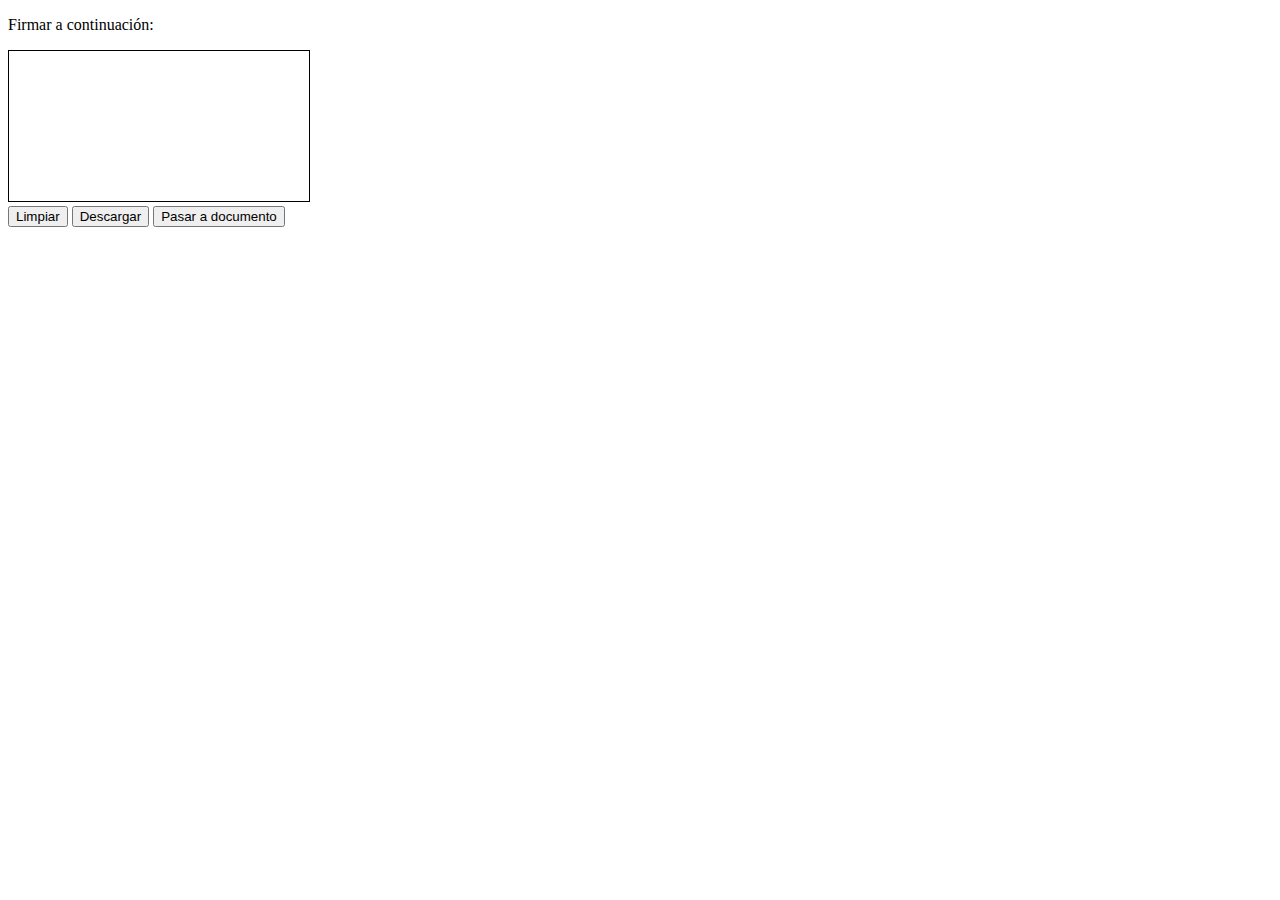
<file: firma/index.html>
<!DOCTYPE html>
<html lang="en">

    <head>
        <meta charset="UTF-8">
        <meta http-equiv="X-UA-Compatible" content="IE=edge">
        <meta name="viewport" content="width=device-width, initial-scale=1.0">
        <title>Solicitar firma de usuario - By Parzibyte</title>
        <link rel="stylesheet" href="../firma/estilo.css">
    </head>

    <body>
        <p>Firmar a continuación:</p>
        <canvas id="canvas"></canvas>
        <br>
        <button id="btnLimpiar">Limpiar</button>
        <button id="btnDescargar">Descargar</button>
        <button id="btnGenerarDocumento">Pasar a documento</button>
        <br>
        <script src="../firma/script.js"></script>
    </body>

</html>
</file>
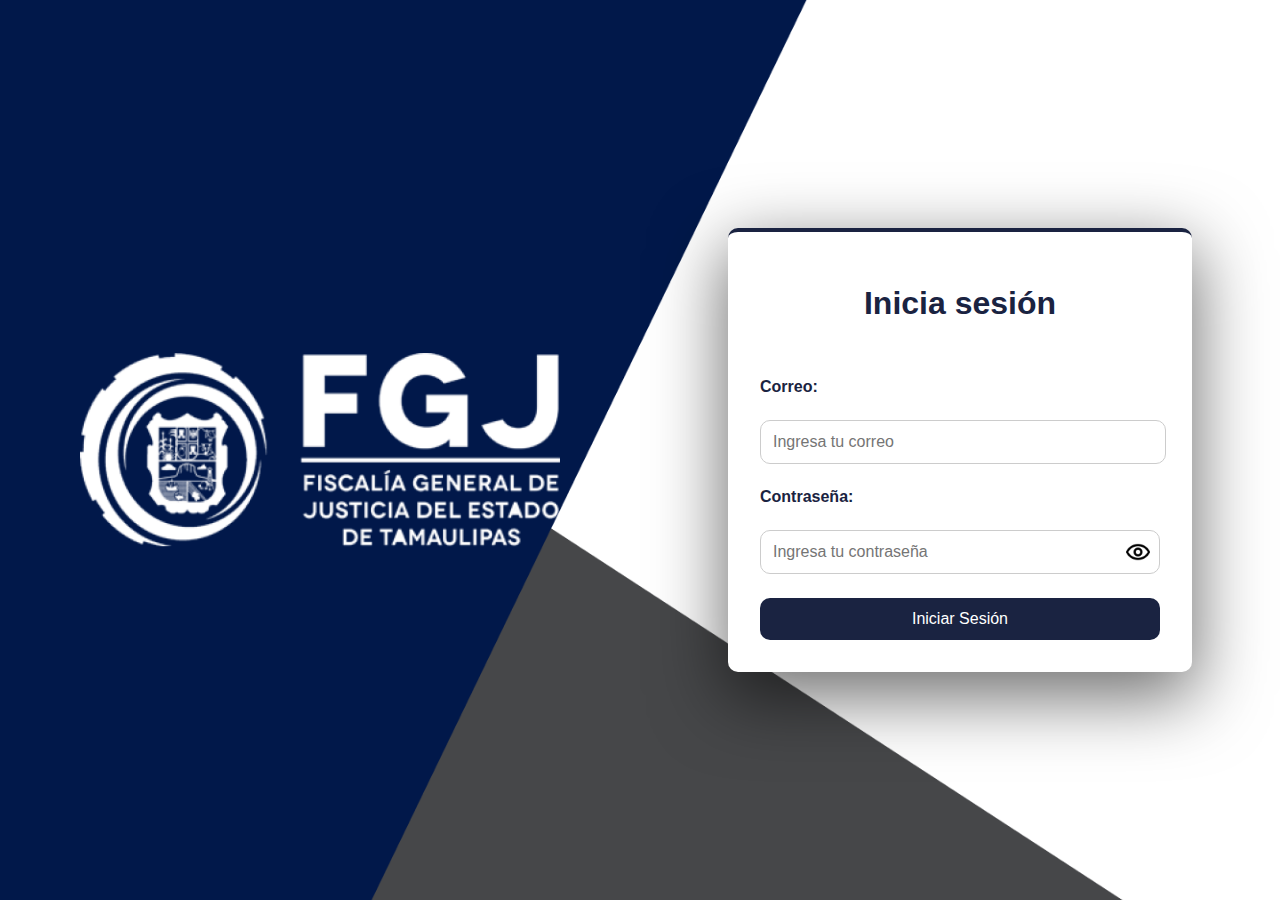
<file: vistas/index.html>
<!DOCTYPE html>
<html lang="en">
<head>
    <meta charset="UTF-8">
    <meta name="viewport" content="width=device-width, initial-scale=1.0">
    <title>Login</title>
    <link rel="shortcut icon" href="../img/Icono.png" />
    <link rel="stylesheet" href="../css/styleslogin.css">
</head>
<body>
    <div class="container">
        <!-- Sección izquierda -->
        <div class="left-section">
            <img src="../img/Logo2.png" alt="Logo FGJ">
        </div>

        <!-- Sección derecha -->
        <div class="right-section">
            <form method="POST" action="../php/login.php">
                <h1>Inicia sesión</h1>

                <!-- Campo de correo -->
                <label for="correo">Correo:</label>
                <input type="email" id="correo" name="correo" placeholder="Ingresa tu correo" required>

                <!-- Campo de contraseña -->
                <label for="contra">Contraseña:</label>
                <div class="password-container">
                    <input type="password" id="contra" name="contra" placeholder="Ingresa tu contraseña" required>
                    <img id="toggle-password" src="../img/ojo.png" alt="Mostrar contraseña" class="toggle-icon" onclick="togglePassword()">
                </div>

                <!-- Botón -->
                <button type="submit" class="btn-iniciar">Iniciar Sesión</button>
            </form>
        </div>
    </div>
    <script src="../JS/acciones.js"></script>
</body>
</html>
</file>
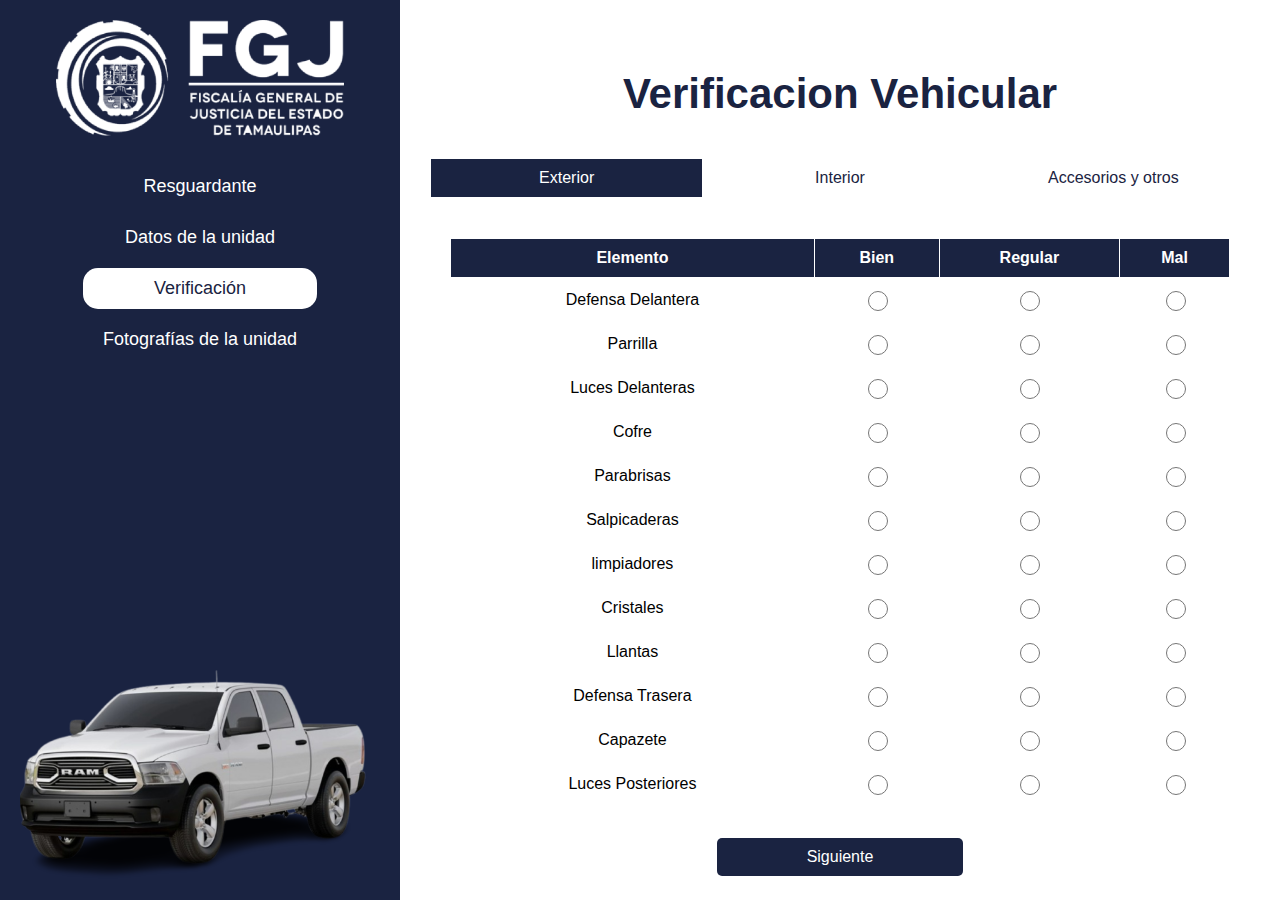
<file: vistas/formulario/verificacion.html>
<!DOCTYPE html>
<html lang="es">
    <head>
        <meta charset="UTF-8">
        <meta name="viewport" content="width=device-width, initial-scale=1.0">
        <title>Verificación Vehicular</title>
        <link rel="shortcut icon" href="../../img/Icono.png" />
        <link rel="stylesheet" href="../../css/stylesformulario.css">
        <link rel="stylesheet" href="../../css/stylestabla.css">
    </head>
    <body>

        <!-- Sección izquierda (logo y menú) -->
        <div class="menu">
            <img src="../../img/Logo2.png" alt="Logo FGJ" class="logo">
            <nav>
                <ul>
                    <li><a href="../formulario/resguardante.html"
                            class="menu-link">Resguardante</a></li>
                    <li><a href="../formulario/unidadVehicular.html"
                            class="menu-link">Datos de la unidad</a></li>
                    <li><a href="../formulario/verificacion.html"
                            class="menu-link">Verificación</a></li>
                    <li><a href="../formulario/fotografias.html"
                            class="menu-link">Fotografías de la unidad</a></li>
                </ul>
            </nav>
            <img src="../../img/Vehiculo.png" alt="Vehículo" class="vehiculo">
        </div>

        <!-- Sección derecha (formulario) -->
        <div class="right-section">
            <h1>Verificacion Vehicular</h1>
            <!-- Menú para las categorías -->
            <div class="tabs">
                <button class="tablink" id="exterior"
                    onclick="openTab(event, 'Exterior')">Exterior</button>
                <button class="tablink" id="interior"
                    onclick="openTab(event, 'Interior')">Interior</button>
                <button class="tablink" id="accesorios"
                    onclick="openTab(event, 'Accesorios')">Accesorios y
                    otros</button>
            </div>

            <!-- Contenido para Exterior, Interior y Accesorios -->
            <div id="Exterior" class="tabcontent">
                <iframe src="../../tablas/exterio.html" width="100%"
                    height="500px" title="Tabla Exterior"></iframe>
            </div>

            <div id="Interior" class="tabcontent">
                <iframe src="../../tablas/interior.html" width="100%"
                    height="500px" title="Tabla Exterior"></iframe>
            </div>

            <div id="Accesorios" class="tabcontent">
                <iframe src="../../tablas/asesorios.html" width="100%"
                    height="500px" title="Tabla Exterior"></iframe>
            </div>

            <button class="btn" type="button"  onclick="nextTab()">Siguiente</button>
        </div>

        <script src="../../JS/activado.js"></script>
        <script src="../../JS/verificaicon.js"></script>
    </body>
</html>
</file>
<file: firma/estilo.css>
/*

  ____          _____               _ _           _       
 |  _ \        |  __ \             (_) |         | |      
 | |_) |_   _  | |__) |_ _ _ __ _____| |__  _   _| |_ ___ 
 |  _ <| | | | |  ___/ _` | '__|_  / | '_ \| | | | __/ _ \
 | |_) | |_| | | |  | (_| | |   / /| | |_) | |_| | ||  __/
 |____/ \__, | |_|   \__,_|_|  /___|_|_.__/ \__, |\__\___|
         __/ |                               __/ |        
        |___/                               |___/         
    
____________________________________
/ Si necesitas ayuda, contáctame en \
\ https://parzibyte.me               /
 ------------------------------------
        \   ^__^
         \  (oo)\_______
            (__)\       )\/\
                ||----w |
                ||     ||
Creado por Parzibyte (https://parzibyte.me).
------------------------------------------------------------------------------------------------
            | IMPORTANTE |
Si vas a borrar este encabezado, considera:
Seguirme: https://parzibyte.me/blog/sigueme/
Y compartir mi blog con tus amigos
También tengo canal de YouTube: https://www.youtube.com/channel/UCroP4BTWjfM0CkGB6AFUoBg?sub_confirmation=1
Twitter: https://twitter.com/parzibyte
Facebook: https://facebook.com/parzibyte.fanpage
Instagram: https://instagram.com/parzibyte
Hacer una donación vía PayPal: https://paypal.me/LuisCabreraBenito
------------------------------------------------------------------------------------------------
*/

#canvas {
    border: 1px solid black;
}
html, body {
  overscroll-behavior: none;
}
</file>
<file: css/styleslogin.css>
/* Estilo general */
body {
    margin: 0;
    font-family: Arial, sans-serif;
    display: flex;
    height: 100vh;
    background-image: url("../img/fondo.png");
    background-size: cover;
    background-position: left center;
    background-repeat: no-repeat;
    overflow: hidden;
}

/* Contenedor principal */
.container {
    display: flex;
    width: 100%;
    height: 100%;
    flex-direction: row; 
}

/* Sección izquierda */
.left-section {
    flex: 1;
    display: flex;
    align-items: center;
    justify-content: center;
    padding: 20px;
}

.left-section img {
    max-width: 80%;
    height: auto;
}

/* Sección derecha */
.right-section {
    flex: 1;
    display: flex;
    justify-content: center;
    align-items: center;
    padding: 20px;
}

/* Formulario */
form {
    display: flex;
    flex-direction: column;
    gap: 1.5em;
    width: 100%;
    max-width: 400px;
    background-color: #ffffff;
    padding: 2em;
    border-radius: 10px;
    box-shadow: rgba(0, 0, 0, 0.56) 0px 22px 70px 4px;
    border-top: 4px solid #1A2341;
}

form h1 {
    text-align: center;
    color: #1A2341;
    margin-bottom: 1em;
    font-size: 32px;
    font-weight: bold;
}

/* Etiquetas y campos */
label {
    font-size: 16px;
    color: #1A2341;
    font-weight: bold;
}

input {
    position: relative;
    display: flex;
    width: 95%;
    padding: 12px;
    font-size: 1rem;
    border: 1px solid #ccc;
    border-radius: 10px;
    outline: none;
    transition: border-color 0.3s ease, box-shadow 0.3s ease;
}

input:focus {
    border-color: #1A2341;
    box-shadow: 0 0 5px rgba(26, 35, 65, 0.5);
}

/* Contenedor de contraseña */
.password-container {
    position: relative;
    display: flex;
    align-items: center;
}

.password-container input {
    padding-right: 40px;
}

.toggle-icon {
    position: absolute;
    right: 10px;
    top: 50%;
    transform: translateY(-50%);
    width: 24px;
    height: 24px;
    cursor: pointer;
    transition: opacity 0.3s ease;
}

.toggle-icon:hover {
    opacity: 0.7;
}

/* Botón */
.btn-iniciar {
    background-color: #1A2341;
    color: #ffffff;
    padding: 12px;
    font-size: 1rem;
    border: none;
    border-radius: 10px;
    cursor: pointer;
    text-align: center;
    transition: background-color 0.3s ease, transform 0.2s ease;
}

.btn-iniciar:hover {
    background-color: #01327c;
    transform: scale(1.05);
}

/* Responsivo */
/* Pantallas medianas a pequeñas (Tablets y menores de 768px) */
@media (max-width: 768px) {
    .container {
        flex-direction: column;
        padding: 1em; 
    }
    .left-section {
        display: none; 
    }
    .right-section {
        flex: 1;
        padding: 1em;
        display: flex;
        justify-content: center;
        align-items: flex-start; 
    }

    form {
        max-width: 100%;
        padding: 1.5em;
    }

    form h1 {
        font-size: 28px; 
    }

    label {
        font-size: 14px; 
    }

    input {
        font-size: 14px;
    }

    .btn-iniciar {
        font-size: 14px;
        padding: 10px; 
    }
}

/* Pantallas muy pequeñas (menos de 480px) */
@media (max-width: 480px) {
    form h1 {
        font-size: 24px; 
    }

    input {
        padding: 8px; 
    }
    
    .btn-iniciar {
        font-size: 12px; 
        padding: 8px; 
    }
}
</file>
<file: css/stylesformulario.css>
* {
    margin: 0;
    padding: 0;
    box-sizing: border-box;
    font-family: Arial, sans-serif;
}

body {
    display: flex; 
    height: 100vh; 
    background-color: #ffffff;
}

/* ----- MENÚ LATERAL ----- */
.menu {
    width: 400px; 
    background-color: #1A2341; 
    color: white;
    padding: 20px;
    display: flex;
    flex-direction: column;
    align-items: center;
    justify-content: space-between; 
    height: 100vh; 
    position: fixed; 
    left: 0;
    top: 0;
}

/* Logo del menú */
.menu .logo {
    max-width: 80%;
    margin-bottom: 20px;
}

/* Lista del menú */
.menu nav ul {
    list-style-type: none;
    list-style: none;
    padding: 0;
    width: 100%;
    text-align: center;
}

.menu nav ul li {
    margin: 10px 0;
}

.menu nav ul li a {
    text-decoration: none;
    color: white;
    font-size: 18px;
    padding: 10px 20px;
    display: block;
    border-radius: 15px;
    transition: 0.3s;
}

.menu nav ul li a:hover {
    background-color: white;
    color: #1A2341;
}

.menu nav ul li a.active {
    background-color: white;
    color: #1A2341;
}

/* Imagen de vehículo */
.menu .vehiculo {
    max-width: 100%;
    margin-top: auto;
}

/* ----- SECCIÓN DEL FORMULARIO ----- */
.right-section {
    margin-left: 400px; 
    flex-grow: 1;
    padding: 30px;
    background-color: #fff;
    overflow-y: auto; 
    height: 100vh;
    align-items: center;
    justify-content: flex-start; 
}

/* Título principal */
.right-section h1 {
    margin-top: 40px;
    text-align: center;
    color: #1A2341;
    font-size: 42px;
    margin-bottom: 40px;
    display: flex;
    justify-content: center;
    align-items: center;
}

/* Filas del formulario */
.form-row {
    display: flex;
    gap: 20px;
    margin-bottom: 15px;
}

/* Grupo de formulario */
.form-group {
    flex: 1;
    display: flex;
    flex-direction: column;
}

/* Estilos para etiquetas */
.form-group label {
    font-size: 14px;
    color: #333;
    margin-bottom: 5px;
}

/* Estilos para inputs */
.form-group input {
    width: 100%;
    padding: 10px;
    border: 1px solid #ccc;
    border-radius: 5px;
    font-size: 14px;
}

/* Componentes del Formulario*/
label {
    font-size: 14px;
    color: #333;
    margin-bottom: 5px;
}

input, select {
    padding: 10px;
    font-size: 14px;
    border: 1px solid #ccc;
    border-radius: 5px;
    width: 100%;
    box-sizing: border-box;
}

/* Menu de verificaciones exterior, interior, asesorios y otros*/
.tabs {
    display: flex;
    margin: 20px 0;
    justify-content: space-around;
}

.tablink {
    padding: 10px 20px;
    background-color: #ffffff;
    border: 1px solid #ffffff;
    cursor: pointer;
    color: #1A2341;
    padding: 10px 20px;
    font-size: 16px;
    cursor: pointer;
    flex: 1;
    text-align: center;
    transition: background-color 0.3s, color 0.3s;
}

.tablink:hover {
    background-color: #1A2341;
    color: white;
}

.tablink.active {
    background-color: #1A2341;
    color: #fff;
}

.tabcontent {
    display: none;
    background-color: #ffffff;
    
}

iframe {
    padding: 20px;
    border: none;
    width: 100%;
    height: 600px;
    display: block;
    position: relative;
}

/* Contenedor principal de las imágenes */
.foto-apartado-container {
    display: grid;
    grid-template-columns: repeat(2, 1fr); /* 2 columnas */
    gap: 20px; /* Espacio entre imágenes */
    justify-content: center;
    align-items: center;
    width: 80%;
    max-width: 800px;
    margin: auto;
}

/* Cada sección de imagen */
.foto-apartado {
    position: relative;
    display: flex;
    flex-direction: column;
    align-items: center;
}

.foto-apartado h3 {
    font-size: 16px;
    color: #1A2341;
    margin-bottom: 10px;
}

/* Caja de imagen */
.foto-preview {
    width: 100%;
    max-width: 200px;
    height: auto;
    border-radius: 10px;
    background-color: #ffffff;
    display: flex;
    justify-content: center;
    align-items: center;
    font-size: 30px;
    cursor: pointer;
    transition: 0.3s;
    margin: auto;
}

/* Etiqueta de lado del vehículo */
.foto-apartado p {
    font-size: 16px;
    font-weight: bold;
    color: #1A2341;
    margin-bottom: 10px;
}


/* Observaciones */
textarea {
    margin-top: 0%;
    width: 90%;
    padding: 10px;
    font-size: 14px;
    box-shadow: #01327c  0px 2px 8px 0px;
    border-radius: 5px;
    resize: vertical;
    display: block;
    margin: 5%;
}

/* Estilos del la camara */
.modal {
    display: none;
    position: fixed;
    z-index: 1000;
    left: 0;
    top: 0;
    width: 100%;
    height: 100%;
    background: rgba(0, 0, 0, 0.8);
    justify-content: center;
    align-items: center;
}

.modal-content {
    background: white;
    padding: 20px;
    text-align: center;
    border-radius: 10px;
    width: 80%;
    max-width: 500px;
}

video {
    width: 100%;
    border-radius: 10px;
}
/* ----- BOTONES----- */
.btn {
    background-color: #1A2341;
    color: #ffffff;
    margin-top: 20px; /* Espaciado superior */
    padding: 10px;
    font-size: 16px;
    border: none;
    border-radius: 5px;
    cursor: pointer;
    transition: background-color 0.3s ease;
    width: 30%; /* Ajusta el ancho del botón */
    text-align: center;
    display: block;  /* Hace que el botón ocupe toda la línea */
    margin-left: auto;  /* Centra horizontalmente */
    margin-right: auto; /* Centra horizontalmente */
}

.btn:hover {
    background-color: #01327c;
}


.btn-foto {
    margin-top: 10px;
    padding: 10px;
    background: #28a745;
    color: white;
    border: none;
    cursor: pointer;
}

.btn-close {
    margin-top: 10px;
    padding: 10px;
    background: rgb(255, 0, 0);
    color: white;
    border: none;
    cursor: pointer;
}

/* Estilo del botón de eliminar */
.btn-remove {
    position: absolute;
    top: 5px;
    right: 5px;
    background-color: red;
    color: white;
    border: none;
    font-size: 16px;
    font-weight: bold;
    cursor: pointer;
    width: 25px;
    height: 25px;
    border-radius: 50%;
    display: flex;
    justify-content: center;
    align-items: center;
    transition: background-color 0.3s ease;
}

/* Cambio de color al pasar el mouse */
.btn-remove:hover {
    background-color: darkred;
}

/* Estilo del botón de salir */
.btn-salir {
    display: inline-flex;          
    align-items: center;           
    position: relative;
    top: 280px;                    
    background-color: transparent;
    border: none;
    cursor: pointer;
    padding: 5px 10px;            
    color: white;                  
    font-size: 18px;
    border-radius: 15px;             
}

.btn-salir img {
    width: 40px;                  
    height: 40px;
    margin-right: 5px;             
}

.btn-salir:hover {
    background-color: rgba(255, 0, 0, 0.459);
}


/* Responsive */
@media (max-width: 768px) {
    body {
        flex-direction: column;
    }

    .menu {
        width: 100%;
        height: auto;
        position: relative;
        flex-direction: row;
        justify-content: space-around;
        padding: 10px;
    }

    .menu nav ul {
        display: flex;
        gap: 10px;
    }

    .menu nav ul li {
        margin-bottom: 0;
    }

    .menu .vehiculo {
        display: none;
    }

    .right-section {
        margin-left: 0;
        padding: 20px;
    }

    .form-row {
        flex-direction: column;
    }
}
</file>
<file: css/stylestabla.css>
/* Estilo general */
body {
    margin: 0;
    font-family: Arial, sans-serif;
    display: flex;
    height: 100vh;
    flex-direction: column; 
    background-color: #ffffff;
}

/* Contenedor principal */
.container {
    display: flex;
    width: 100%;
    height: 100%;
}
/* Estilos de la Tabla */
.verification-table {
    width: 100%;
    border-collapse: collapse;
    margin-bottom: 20px;
}

.verification-table th, .verification-table td {
    border: 1px solid #ffffff;
    padding: 10px;
    text-align: center;
    
}

.verification-table th {
    background-color: #1A2341;
    color: white;
}

.verification-table td input {
    width: 20px;
    height: 20px;
}

/* Estilo para el campo de Observaciones */
textarea {
    width: 100%;
    padding: 10px;
    font-size: 14px;
    box-shadow: #01327c 0px 3px 8px;
    border-radius: 5px;
    resize: vertical;
}

/* Estilo cuando el radio está seleccionado y centrado */
input[type="radio"]:checked::after {
    position: absolute;
    top: 4px;
    left: 4px;
    width: 10px;
    height: 10px;
}

/* Efecto al pasar el cursor */
input[type="radio"]:hover {
    border-color: #01327c;
}


/* Etiquetas */
label {
    font-weight: bold;
    color: #1A2341;
    margin-bottom: 10px;
    display: block;
}

select {
    padding: 10px;
    font-size: 16px;
    border: 1px solid #ccc;
    border-radius: 10px;
    width: 100%;
    box-sizing: border-box;
}
</file>
